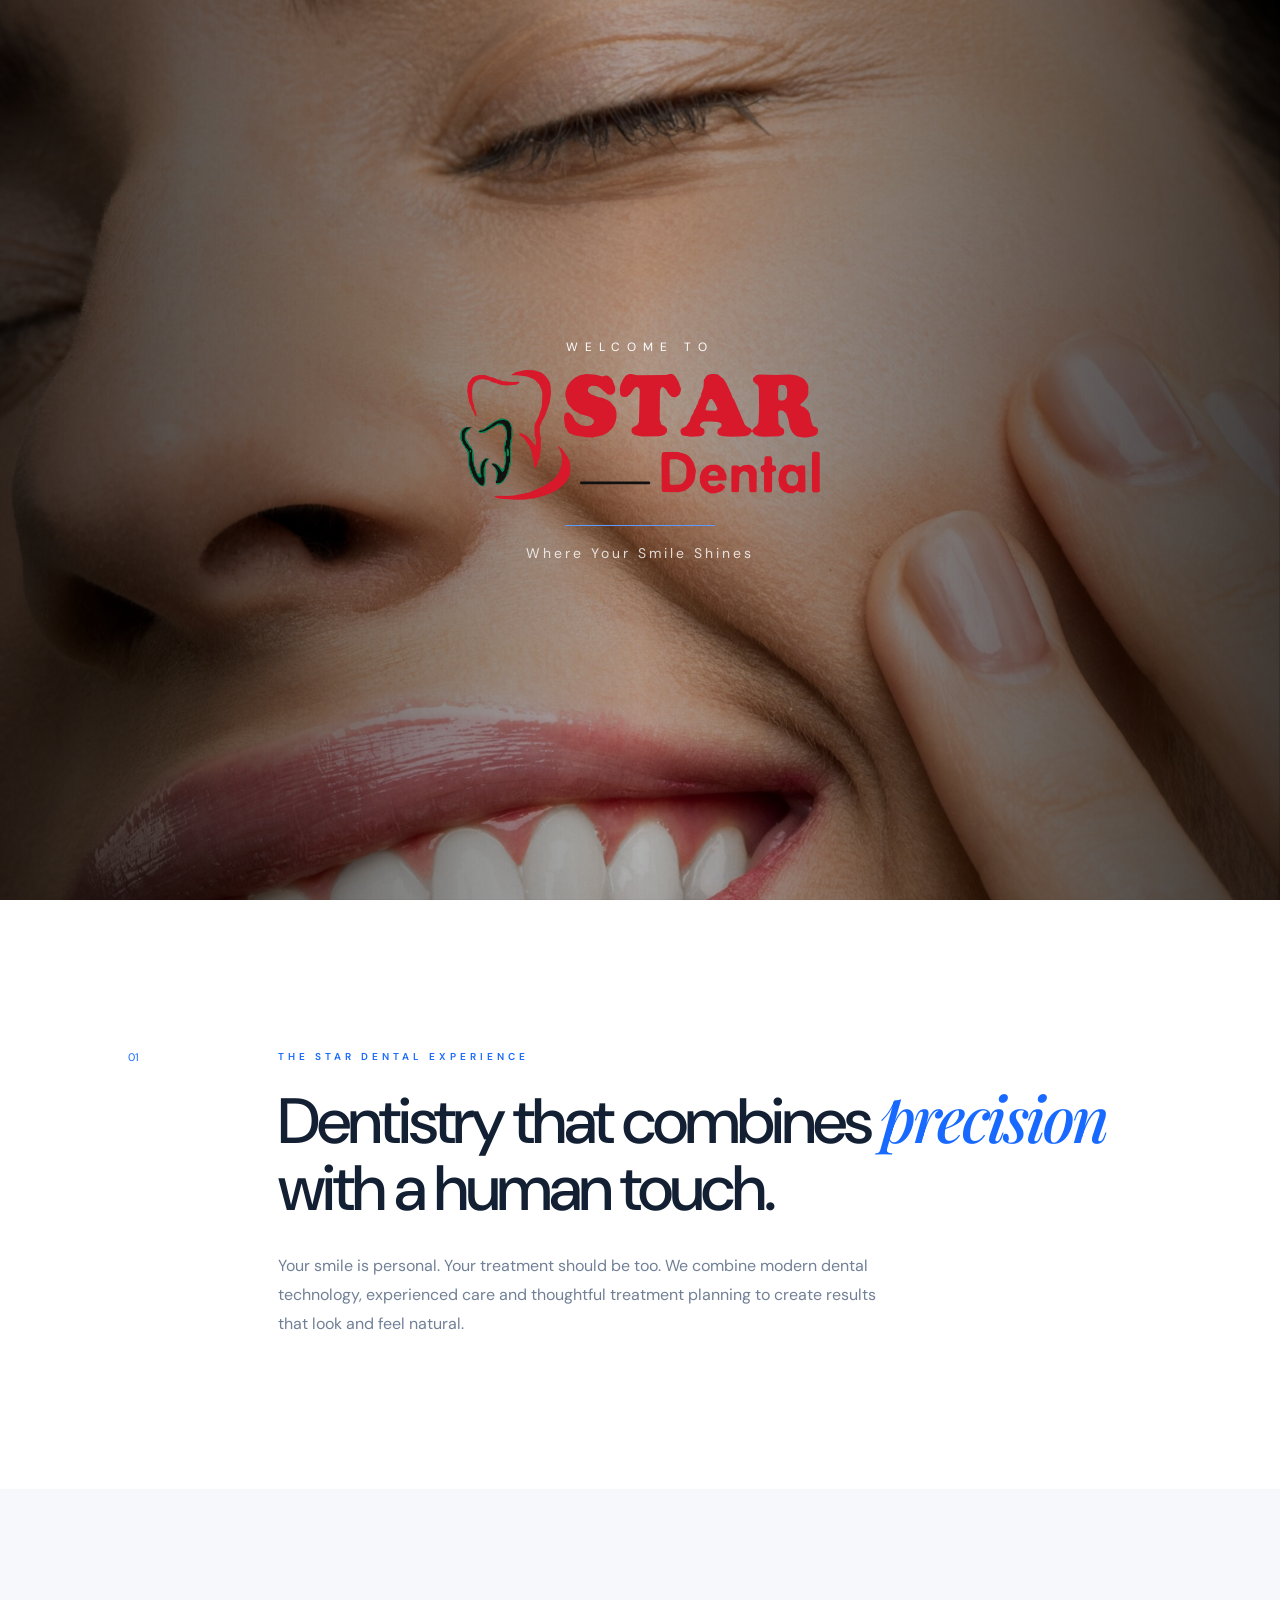
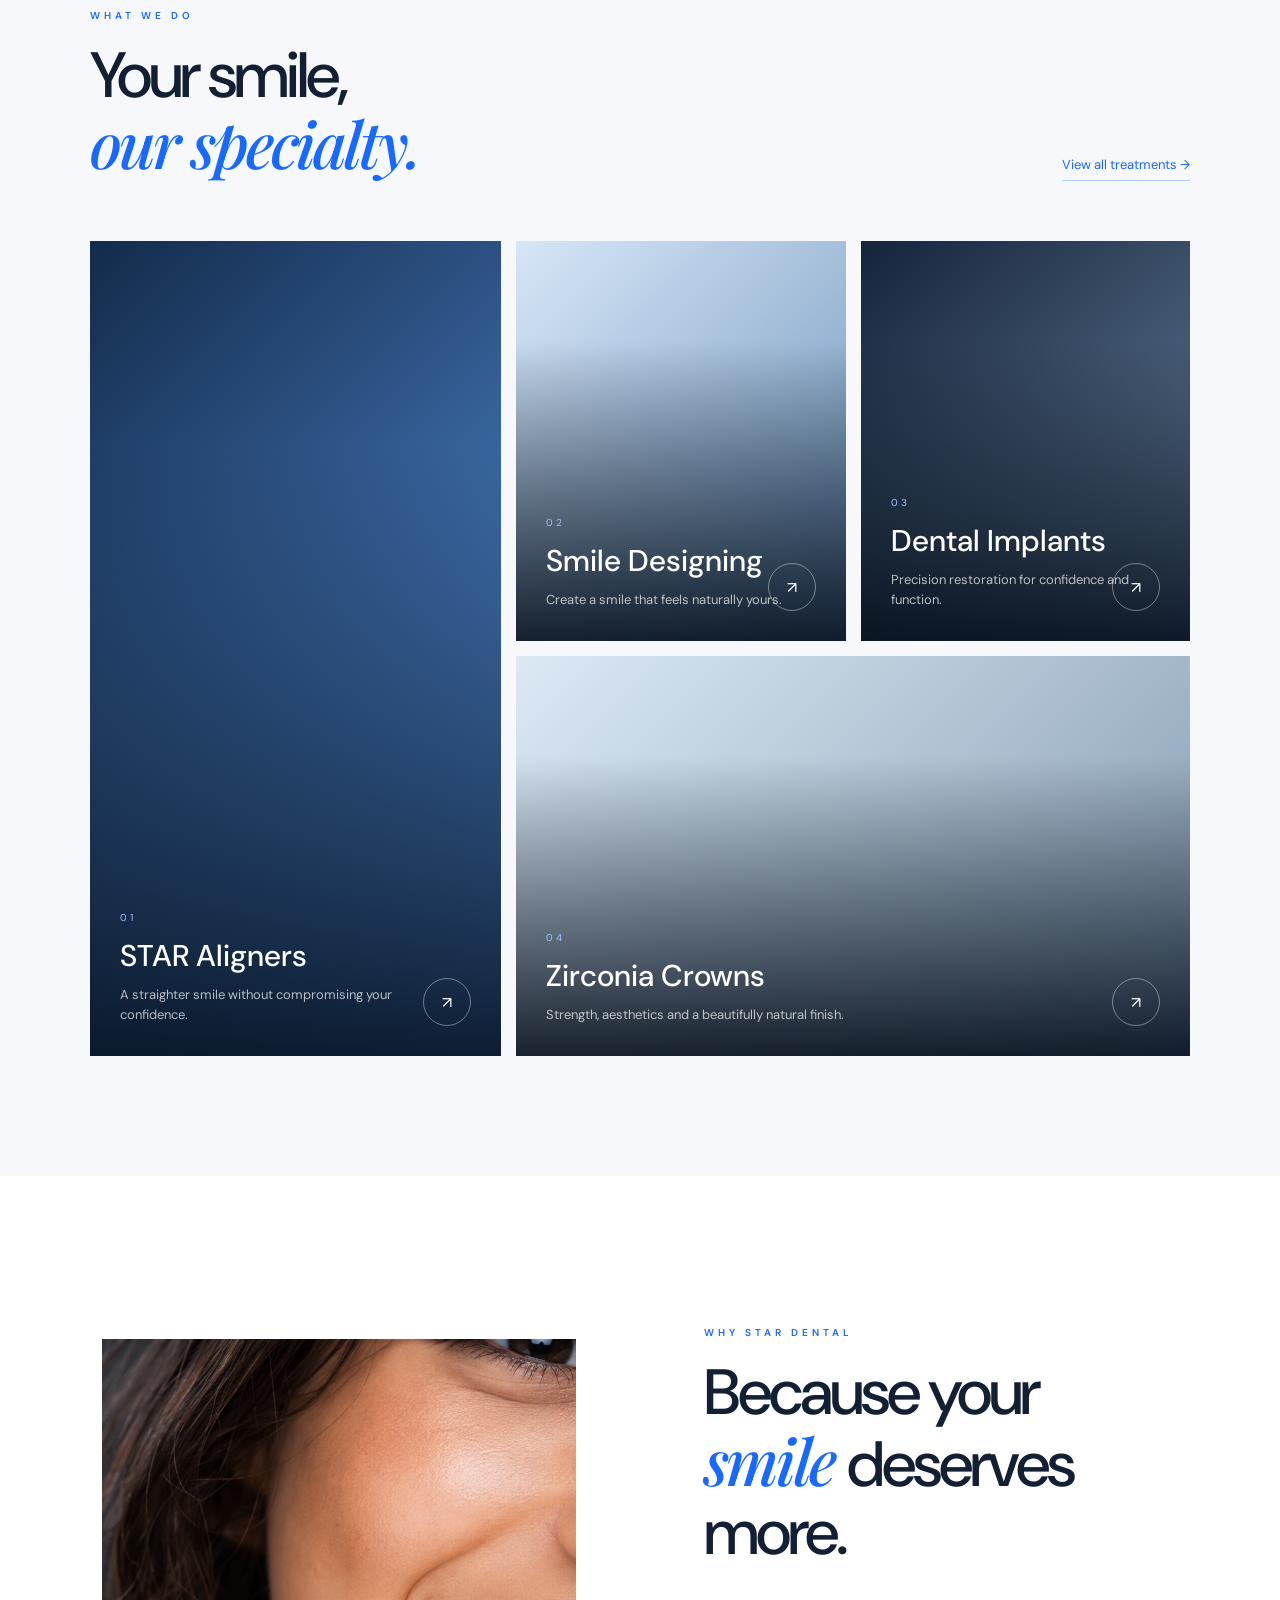
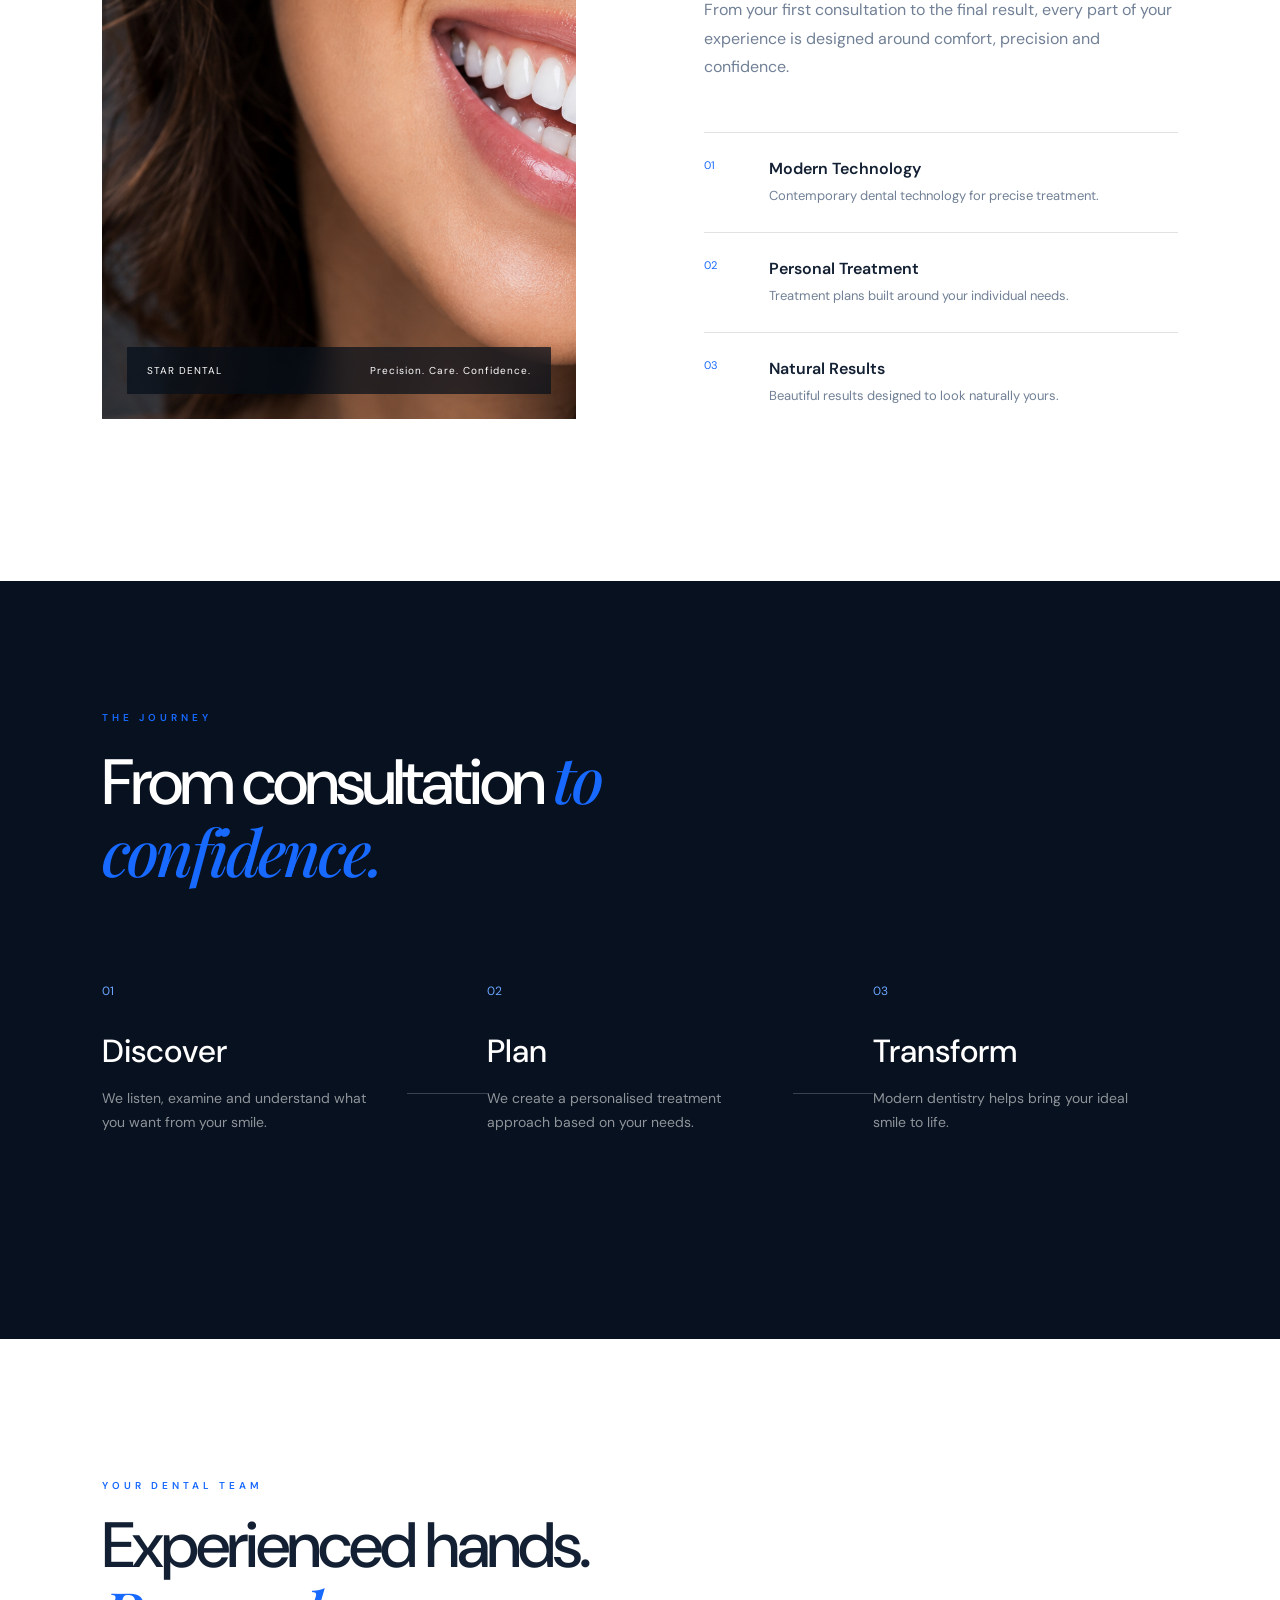
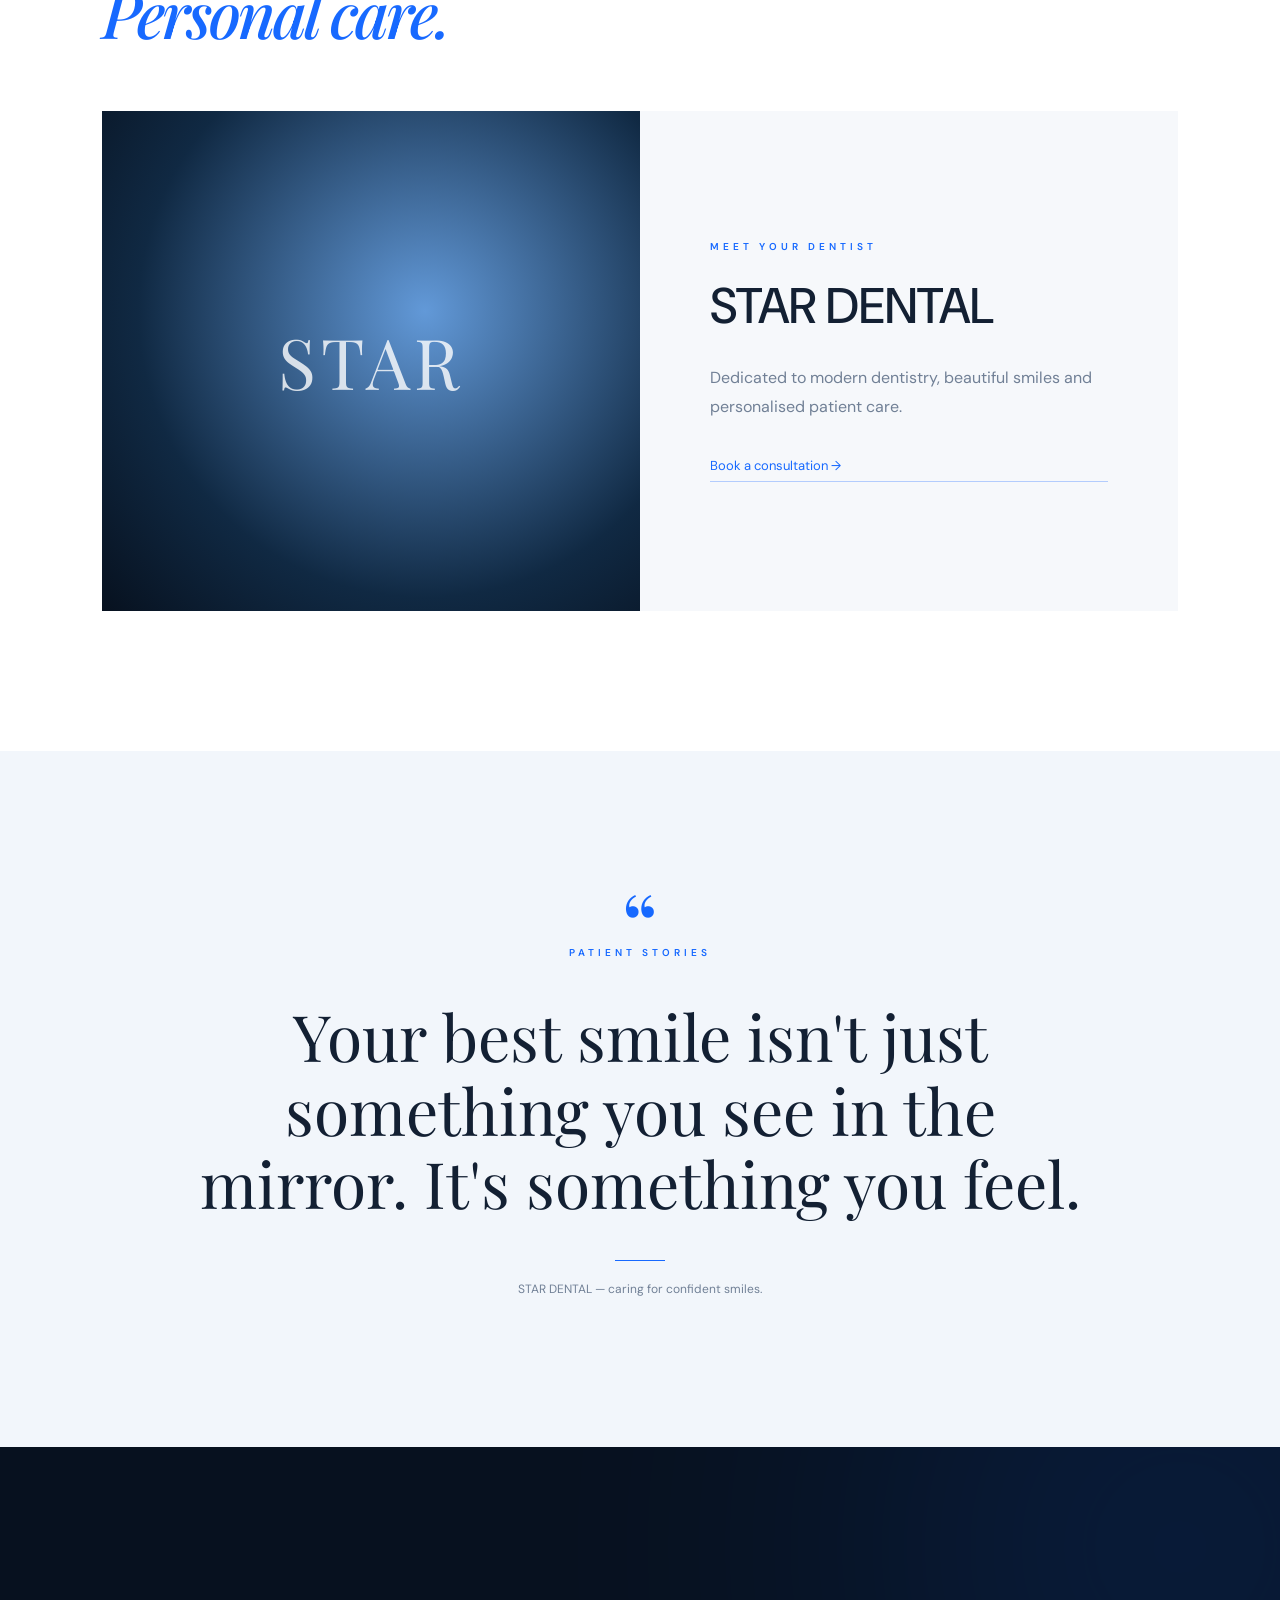
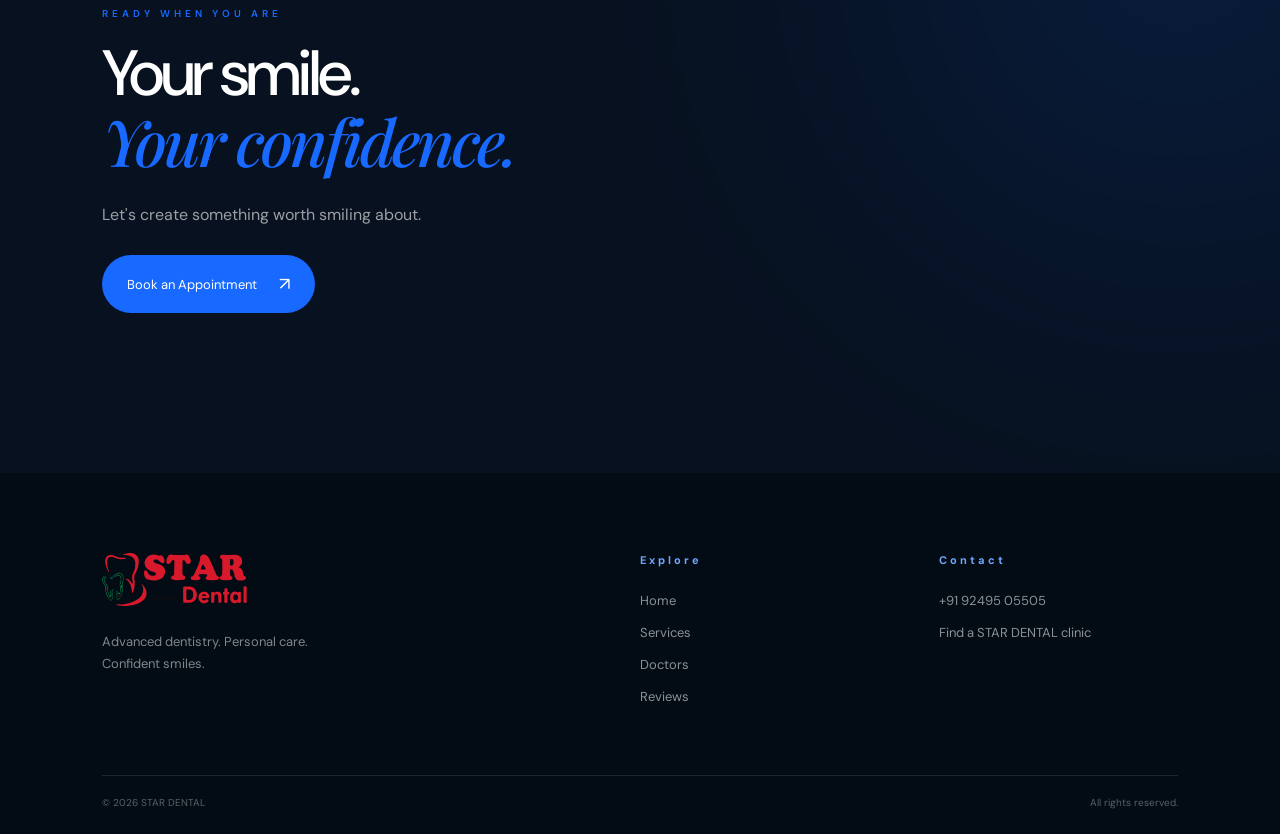
<file: index.html>
<!DOCTYPE html>
<html lang="en">
<head>
    <meta charset="UTF-8">
    <meta name="viewport" content="width=device-width, initial-scale=1.0">

    <title>STAR DENTAL | Advanced Dentistry & Smile Design</title>

    <meta
        name="description"
        content="STAR DENTAL — advanced dentistry, orthodontics, implants, crowns and smile designing."
    >

    <link rel="stylesheet" href="css/styles.css">
</head>

<body>

<!-- =========================================================
     INTRO / BRAND REVEAL
========================================================= -->

<div class="intro" id="intro">

    <div class="intro-image">
        <img
            src="images/beautiful-smile-5.jpg"
            alt="Beautiful confident smile"
        >
    </div>

    <div class="intro-overlay"></div>

    <div class="smile-glint"></div>

    <div class="intro-brand">

        <span class="intro-small">
            WELCOME TO
        </span>

        <img
            class="intro-logo"
            src="images/star-dental-logo-2.svg"
            alt="STAR Dental"
        >

        <div class="intro-line"></div>

        <p>
            Where Your Smile Shines
        </p>

    </div>

</div>


<!-- =========================================================
     NAVIGATION
========================================================= -->

<header class="site-header">

    <a href="index.html" class="logo">

        <img
            src="images/star-dental-logo-2.svg"
            alt="STAR Dental"
        >

    </a>


    <nav class="desktop-nav">

        <a href="index.html" class="active">
            Home
        </a>

        <a href="services.html">
            Services
        </a>

        <a href="#experience">
            Our Story
        </a>

        <a href="#doctors">
            Doctors
        </a>

        <a href="#reviews">
            Reviews
        </a>

        <a href="contact.html">
            Contact
        </a>

    </nav>


    <a href="contact.html" class="nav-button">

        Book Appointment

        <span>→</span>

    </a>


    <button
        class="menu-button"
        id="menuButton"
        aria-label="Open menu"
    >

        <span></span>
        <span></span>
        <span></span>

    </button>

</header>


<!-- =========================================================
     MOBILE MENU
========================================================= -->

<div class="mobile-menu" id="mobileMenu">

    <a href="index.html">
        Home
    </a>

    <a href="services.html">
        Services
    </a>

    <a href="#experience">
        Our Story
    </a>

    <a href="#doctors">
        Doctors
    </a>

    <a href="#reviews">
        Reviews
    </a>

    <a href="contact.html">
        Contact
    </a>

    <a href="contact.html" class="mobile-cta">
        Book Appointment →
    </a>

</div>


<main>


<!-- =========================================================
     HERO
========================================================= -->

<section class="hero">

    <div class="hero-background">

        <img
            src="images/beautiful-smile-5.jpg"
            alt="STAR DENTAL clinic"
        >

        <div class="hero-gradient"></div>

    </div>


    <div class="hero-content">

        <div class="hero-kicker">

            <span></span>

            ADVANCED DENTISTRY

        </div>


        <h1>

            A smile

            <em>worth</em>

            remembering.

        </h1>


        <p>

            Modern dentistry designed around you.
            From smile designing and aligners to implants
            and precision crowns.

        </p>


        <div class="hero-actions">

            <a
                href="contact.html"
                class="button-primary"
            >

                Book an Appointment

                <span>↗</span>

            </a>


            <a
                href="services.html"
                class="button-ghost"
            >

                Explore Treatments

                <span>→</span>

            </a>

        </div>

    </div>


    <div class="hero-scroll">

        <span></span>

        Scroll to explore

    </div>


    <div class="hero-location">

        <span>●</span>

        Serving patients across Kerala

    </div>

</section>


<!-- =========================================================
     INTRO STATEMENT
========================================================= -->

<section class="statement reveal">

    <div class="section-number">
        01
    </div>


    <div class="statement-content">

        <p class="eyebrow">
            THE STAR DENTAL EXPERIENCE
        </p>


        <h2>

            Dentistry that combines

            <span>
                precision
            </span>

            with

            a human touch.

        </h2>


        <p class="statement-copy">

            Your smile is personal.
            Your treatment should be too.
            We combine modern dental technology,
            experienced care and thoughtful treatment
            planning to create results that look
            and feel natural.

        </p>

    </div>

</section>


<!-- =========================================================
     SERVICES
========================================================= -->

<section
    class="services-section"
    id="services"
>

    <div class="section-heading reveal">

        <div>

            <p class="eyebrow">
                WHAT WE DO
            </p>


            <h2>

                Your smile,

                <br>

                <span>
                    our specialty.
                </span>

            </h2>

        </div>


        <a
            href="services.html"
            class="text-link"
        >

            View all treatments →

        </a>

    </div>


    <div class="service-grid">


        <a
            href="services.html#aligners"
            class="service-card service-large reveal"
        >

            <div class="service-image aligner-image"></div>

            <div class="service-overlay"></div>


            <div class="service-content">

                <span class="service-number">
                    01
                </span>


                <h3>
                    STAR Aligners
                </h3>


                <p>

                    A straighter smile without
                    compromising your confidence.

                </p>


                <span class="service-arrow">
                    ↗
                </span>

            </div>

        </a>


        <a
            href="services.html#smile-design"
            class="service-card reveal"
        >

            <div class="service-image smile-image"></div>

            <div class="service-overlay"></div>


            <div class="service-content">

                <span class="service-number">
                    02
                </span>


                <h3>
                    Smile Designing
                </h3>


                <p>

                    Create a smile that feels
                    naturally yours.

                </p>


                <span class="service-arrow">
                    ↗
                </span>

            </div>

        </a>


        <a
            href="services.html#implants"
            class="service-card reveal"
        >

            <div class="service-image implant-image"></div>

            <div class="service-overlay"></div>


            <div class="service-content">

                <span class="service-number">
                    03
                </span>


                <h3>
                    Dental Implants
                </h3>


                <p>

                    Precision restoration for
                    confidence and function.

                </p>


                <span class="service-arrow">
                    ↗
                </span>

            </div>

        </a>


        <a
            href="services.html#crowns"
            class="service-card service-wide reveal"
        >

            <div class="service-image crown-image"></div>

            <div class="service-overlay"></div>


            <div class="service-content">

                <span class="service-number">
                    04
                </span>


                <h3>
                    Zirconia Crowns
                </h3>


                <p>

                    Strength, aesthetics and
                    a beautifully natural finish.

                </p>


                <span class="service-arrow">
                    ↗
                </span>

            </div>

        </a>

    </div>

</section>


<!-- =========================================================
     EXPERIENCE
========================================================= -->

<section
    class="experience"
    id="experience"
>


    <div class="experience-image reveal">

        <img
            src="images/hero-smile.png"
            alt="Confident patient smiling"
        >


        <div class="image-caption">

            <span>
                STAR DENTAL
            </span>

            <span>
                Precision. Care. Confidence.
            </span>

        </div>

    </div>


    <div class="experience-content reveal">

        <p class="eyebrow">
            WHY STAR DENTAL
        </p>


        <h2>

            Because your

            <span>
                smile
            </span>

            deserves more.

        </h2>


        <p>

            From your first consultation to the final result,
            every part of your experience is designed around
            comfort, precision and confidence.

        </p>


        <div class="experience-list">


            <div class="experience-item">

                <span>
                    01
                </span>


                <div>

                    <h3>
                        Modern Technology
                    </h3>

                    <p>
                        Contemporary dental technology
                        for precise treatment.
                    </p>

                </div>

            </div>


            <div class="experience-item">

                <span>
                    02
                </span>


                <div>

                    <h3>
                        Personal Treatment
                    </h3>

                    <p>
                        Treatment plans built around
                        your individual needs.
                    </p>

                </div>

            </div>


            <div class="experience-item">

                <span>
                    03
                </span>


                <div>

                    <h3>
                        Natural Results
                    </h3>

                    <p>
                        Beautiful results designed
                        to look naturally yours.
                    </p>

                </div>

            </div>

        </div>

    </div>

</section>


<!-- =========================================================
     SMILE JOURNEY
========================================================= -->

<section class="journey">


    <div class="journey-header reveal">

        <p class="eyebrow">
            THE JOURNEY
        </p>


        <h2>

            From consultation

            <span>
                to confidence.
            </span>

        </h2>

    </div>


    <div class="journey-track">


        <div class="journey-item reveal">

            <span class="journey-number">
                01
            </span>


            <h3>
                Discover
            </h3>


            <p>

                We listen, examine and understand
                what you want from your smile.

            </p>

        </div>


        <div class="journey-line"></div>


        <div class="journey-item reveal">

            <span class="journey-number">
                02
            </span>


            <h3>
                Plan
            </h3>


            <p>

                We create a personalised treatment
                approach based on your needs.

            </p>

        </div>


        <div class="journey-line"></div>


        <div class="journey-item reveal">

            <span class="journey-number">
                03
            </span>


            <h3>
                Transform
            </h3>


            <p>

                Modern dentistry helps bring
                your ideal smile to life.

            </p>

        </div>

    </div>

</section>


<!-- =========================================================
     DOCTORS
========================================================= -->

<section
    class="doctors"
    id="doctors"
>


    <div class="section-heading reveal">

        <div>

            <p class="eyebrow">
                YOUR DENTAL TEAM
            </p>


            <h2>

                Experienced hands.

                <br>

                <span>
                    Personal care.
                </span>

            </h2>

        </div>

    </div>


    <div class="doctor-card reveal">


        <div class="doctor-placeholder">

            <div class="doctor-mark">
                STAR
            </div>

        </div>


        <div class="doctor-info">

            <p class="eyebrow">
                MEET YOUR DENTIST
            </p>


            <h3>
                STAR DENTAL
            </h3>


            <p>

                Dedicated to modern dentistry,
                beautiful smiles and personalised
                patient care.

            </p>


            <a
                href="contact.html"
                class="text-link"
            >

                Book a consultation →

            </a>

        </div>

    </div>

</section>


<!-- =========================================================
     TESTIMONIAL
========================================================= -->

<section
    class="testimonial"
    id="reviews"
>


    <div class="quote-mark">
        “
    </div>


    <p class="eyebrow">
        PATIENT STORIES
    </p>


    <blockquote>

        Your best smile isn't just something
        you see in the mirror.
        It's something you feel.

    </blockquote>


    <div class="testimonial-line"></div>


    <p class="testimonial-note">

        STAR DENTAL — caring for confident smiles.

    </p>

</section>


<!-- =========================================================
     CTA
========================================================= -->

<section class="final-cta">

    <div class="cta-glow"></div>


    <div class="cta-content reveal">

        <p class="eyebrow">
            READY WHEN YOU ARE
        </p>


        <h2>

            Your smile.

            <br>

            <span>
                Your confidence.
            </span>

        </h2>


        <p>
            Let's create something worth smiling about.
        </p>


        <a
            href="contact.html"
            class="button-primary"
        >

            Book an Appointment

            <span>
                ↗
            </span>

        </a>

    </div>

</section>

</main>


<!-- =========================================================
     FOOTER
========================================================= -->

<footer class="footer">


    <div class="footer-top">


        <div class="footer-brand">


            <a
                href="index.html"
                class="logo footer-logo"
            >

                <img
                    src="images/star-dental-logo-2.svg"
                    alt="STAR Dental"
                >

            </a>


            <p>

                Advanced dentistry.
                Personal care.
                Confident smiles.

            </p>

        </div>


        <div class="footer-column">

            <h4>
                Explore
            </h4>


            <a href="index.html">
                Home
            </a>

            <a href="services.html">
                Services
            </a>

            <a href="#doctors">
                Doctors
            </a>

            <a href="#reviews">
                Reviews
            </a>

        </div>


        <div class="footer-column">

            <h4>
                Contact
            </h4>


            <a href="tel:+919249505505">
                +91 92495 05505
            </a>


            <a href="contact.html">
                Find a STAR DENTAL clinic
            </a>

        </div>

    </div>


    <div class="footer-bottom">

        <span>

            © <span id="year"></span>
            STAR DENTAL

        </span>


        <span>
            All rights reserved.
        </span>

    </div>

</footer>


<script src="js/script.js"></script>

</body>
    </html>
</file>
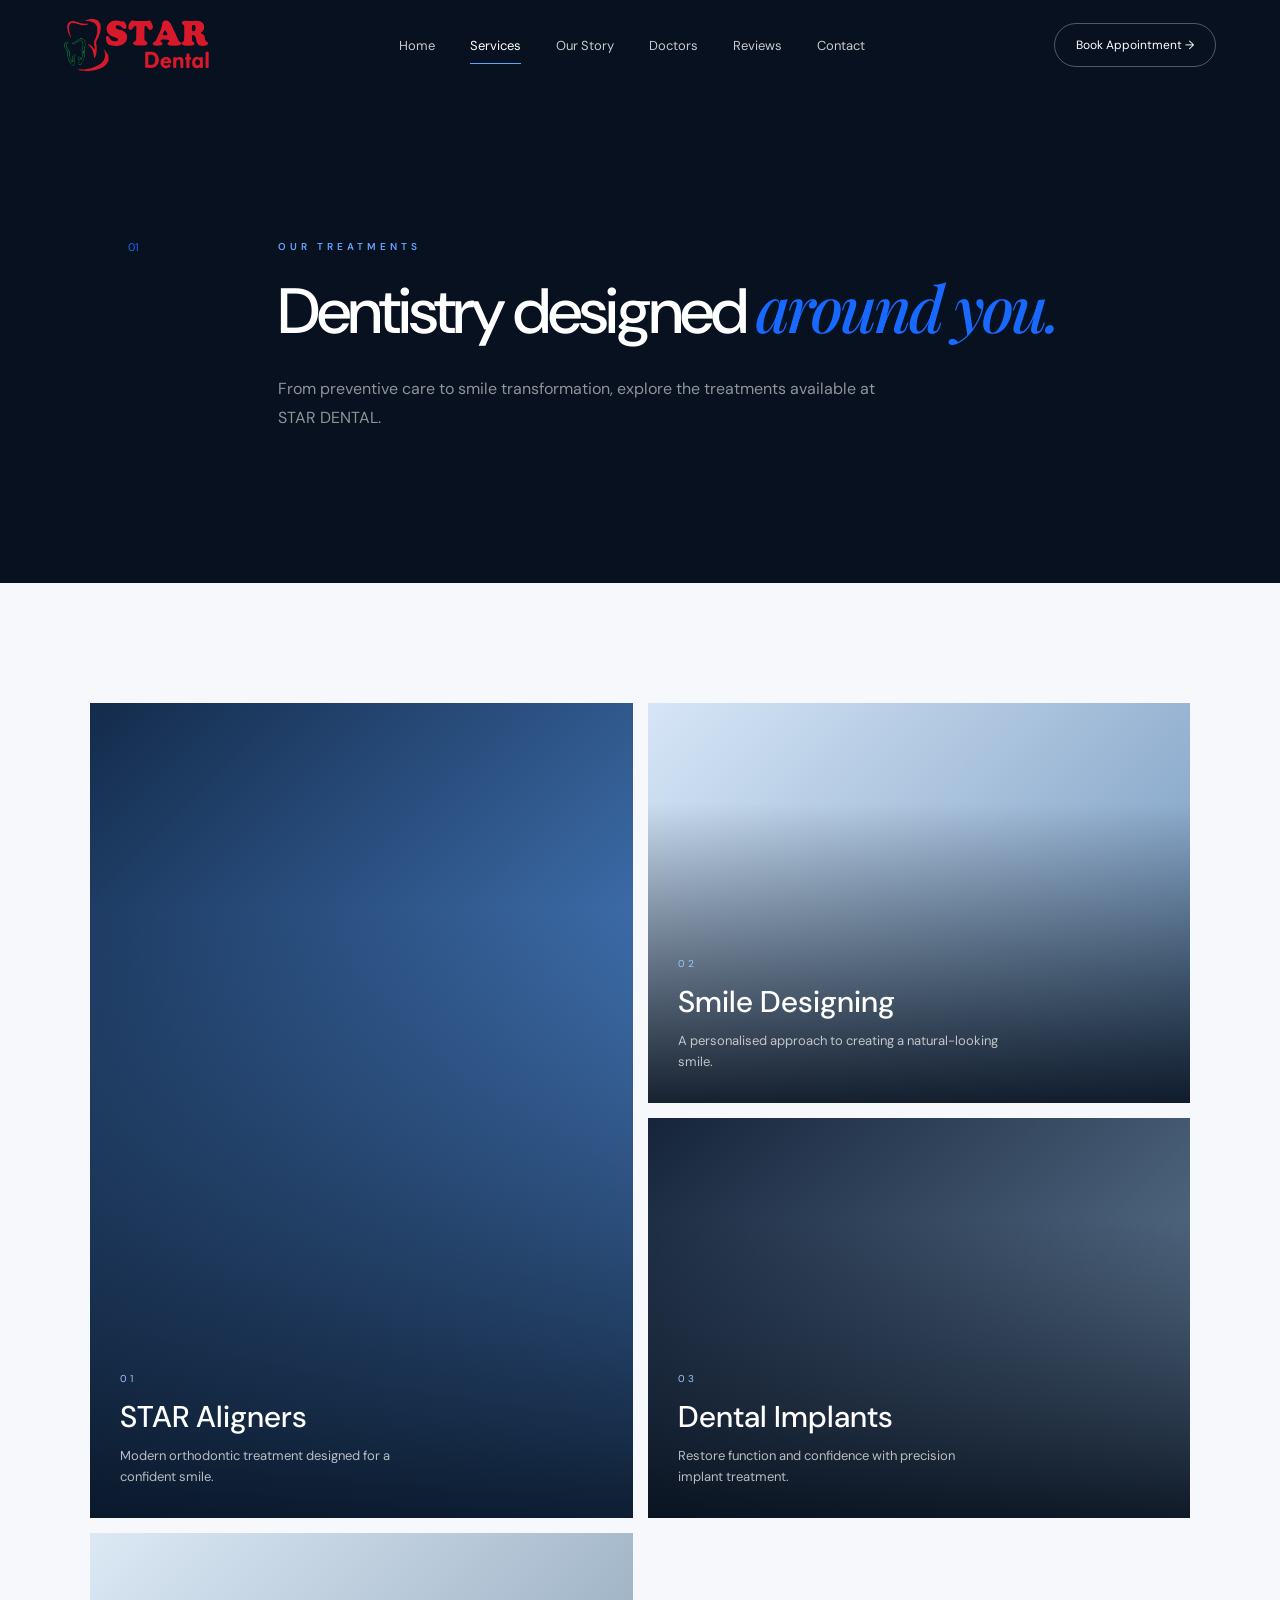
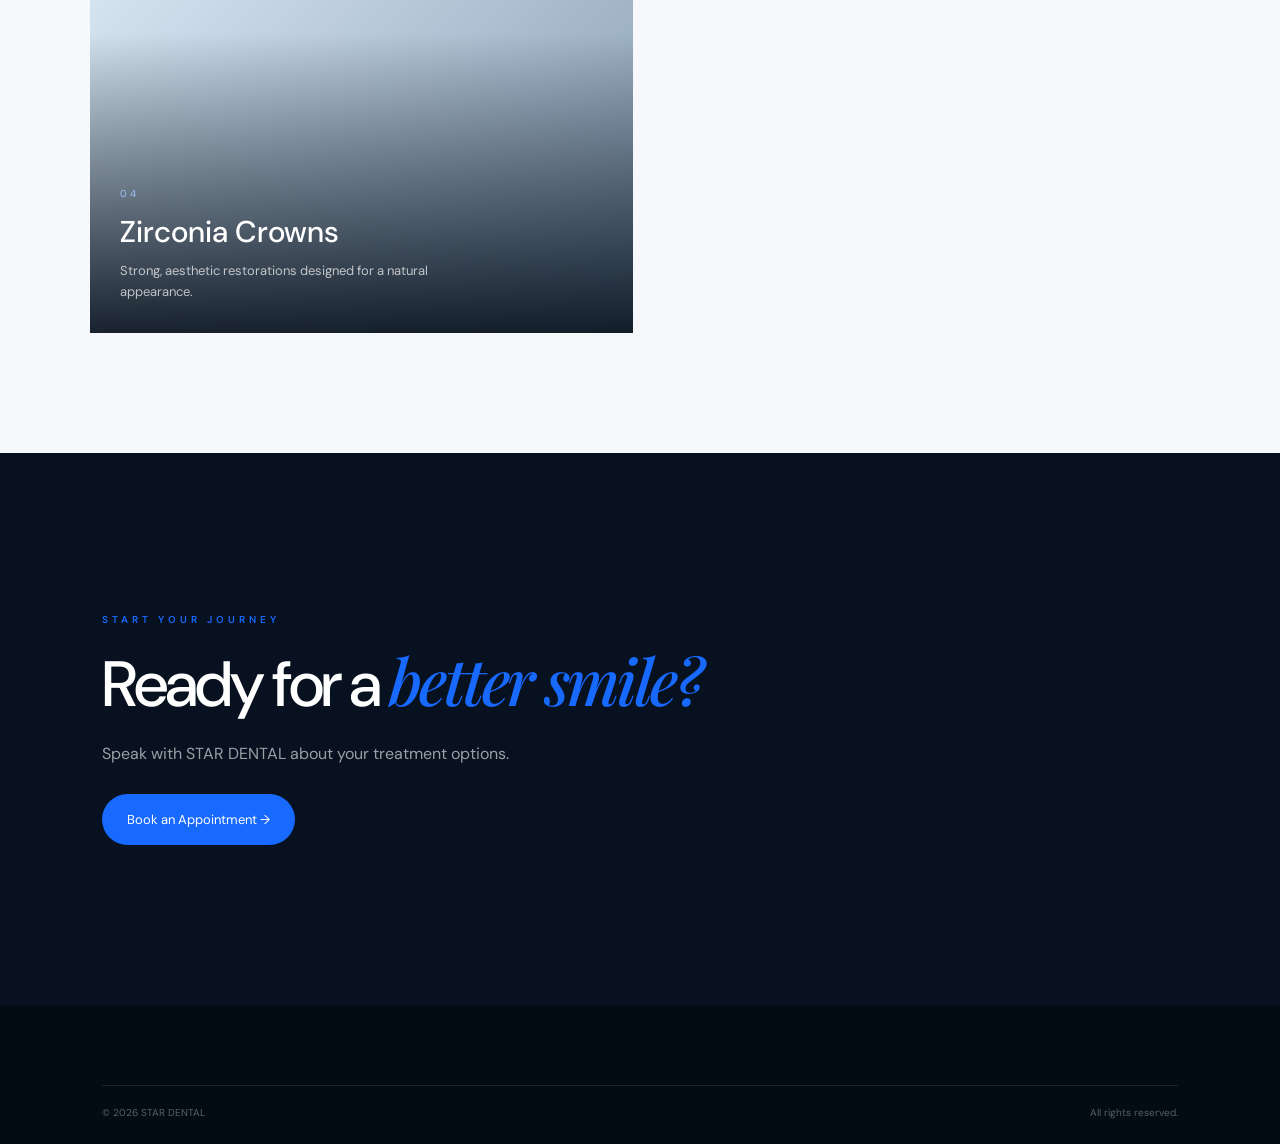
<file: contact.html>
<!DOCTYPE html>
<html lang="en">
<head>

    <meta charset="UTF-8">

    <meta
        name="viewport"
        content="width=device-width, initial-scale=1.0"
    >

    <title>Services | STAR DENTAL</title>

    <link rel="stylesheet" href="css/styles.css">

</head>

<body>

<header
    class="site-header"
    style="background:#07111f; position:relative;"
>

    <!-- STAR DENTAL LOGO -->

    <a href="index.html" class="logo">

        <img
            src="images/star-dental-logo-2.svg"
            alt="STAR Dental"
        >

    </a>


    <nav class="desktop-nav">

        <a href="index.html">Home</a>

        <a
            href="services.html"
            class="active"
        >
            Services
        </a>

        <a href="index.html#experience">
            Our Story
        </a>

        <a href="index.html#doctors">
            Doctors
        </a>

        <a href="index.html#reviews">
            Reviews
        </a>

        <a href="contact.html">
            Contact
        </a>

    </nav>


    <a
        href="contact.html"
        class="nav-button"
    >
        Book Appointment →
    </a>

</header>


<main>

<section
    class="statement"
    style="background:#07111f; color:white;"
>

    <div class="section-number">
        01
    </div>

    <div class="statement-content">

        <p
            class="eyebrow"
            style="color:#63a3ff;"
        >
            OUR TREATMENTS
        </p>

        <h2>
            Dentistry designed
            <span>around you.</span>
        </h2>

        <p
            class="statement-copy"
            style="color:rgba(255,255,255,.55);"
        >
            From preventive care to smile transformation,
            explore the treatments available at STAR DENTAL.
        </p>

    </div>

</section>


<section class="services-section">

    <div
        class="service-grid"
        style="grid-template-columns:1fr 1fr;"
    >

        <article
            class="service-card service-large"
            id="aligners"
        >

            <div class="service-image aligner-image"></div>

            <div class="service-overlay"></div>

            <div class="service-content">

                <span class="service-number">
                    01
                </span>

                <h3>
                    STAR Aligners
                </h3>

                <p>
                    Modern orthodontic treatment
                    designed for a confident smile.
                </p>

            </div>

        </article>


        <article
            class="service-card"
            id="smile-design"
        >

            <div class="service-image smile-image"></div>

            <div class="service-overlay"></div>

            <div class="service-content">

                <span class="service-number">
                    02
                </span>

                <h3>
                    Smile Designing
                </h3>

                <p>
                    A personalised approach to
                    creating a natural-looking smile.
                </p>

            </div>

        </article>


        <article
            class="service-card"
            id="implants"
        >

            <div class="service-image implant-image"></div>

            <div class="service-overlay"></div>

            <div class="service-content">

                <span class="service-number">
                    03
                </span>

                <h3>
                    Dental Implants
                </h3>

                <p>
                    Restore function and confidence
                    with precision implant treatment.
                </p>

            </div>

        </article>


        <article
            class="service-card"
            id="crowns"
        >

            <div class="service-image crown-image"></div>

            <div class="service-overlay"></div>

            <div class="service-content">

                <span class="service-number">
                    04
                </span>

                <h3>
                    Zirconia Crowns
                </h3>

                <p>
                    Strong, aesthetic restorations
                    designed for a natural appearance.
                </p>

            </div>

        </article>

    </div>

</section>


<section class="final-cta">

    <div class="cta-content">

        <p class="eyebrow">
            START YOUR JOURNEY
        </p>

        <h2>
            Ready for a
            <span>better smile?</span>
        </h2>

        <p>
            Speak with STAR DENTAL about your
            treatment options.
        </p>

        <a
            href="contact.html"
            class="button-primary"
        >
            Book an Appointment →
        </a>

    </div>

</section>

</main>


<footer class="footer">

    <div class="footer-bottom">

        <span>
            © <span id="year"></span> STAR DENTAL
        </span>

        <span>
            All rights reserved.
        </span>

    </div>

</footer>


<script src="js/script.js"></script>

</body>
</html>
</file>
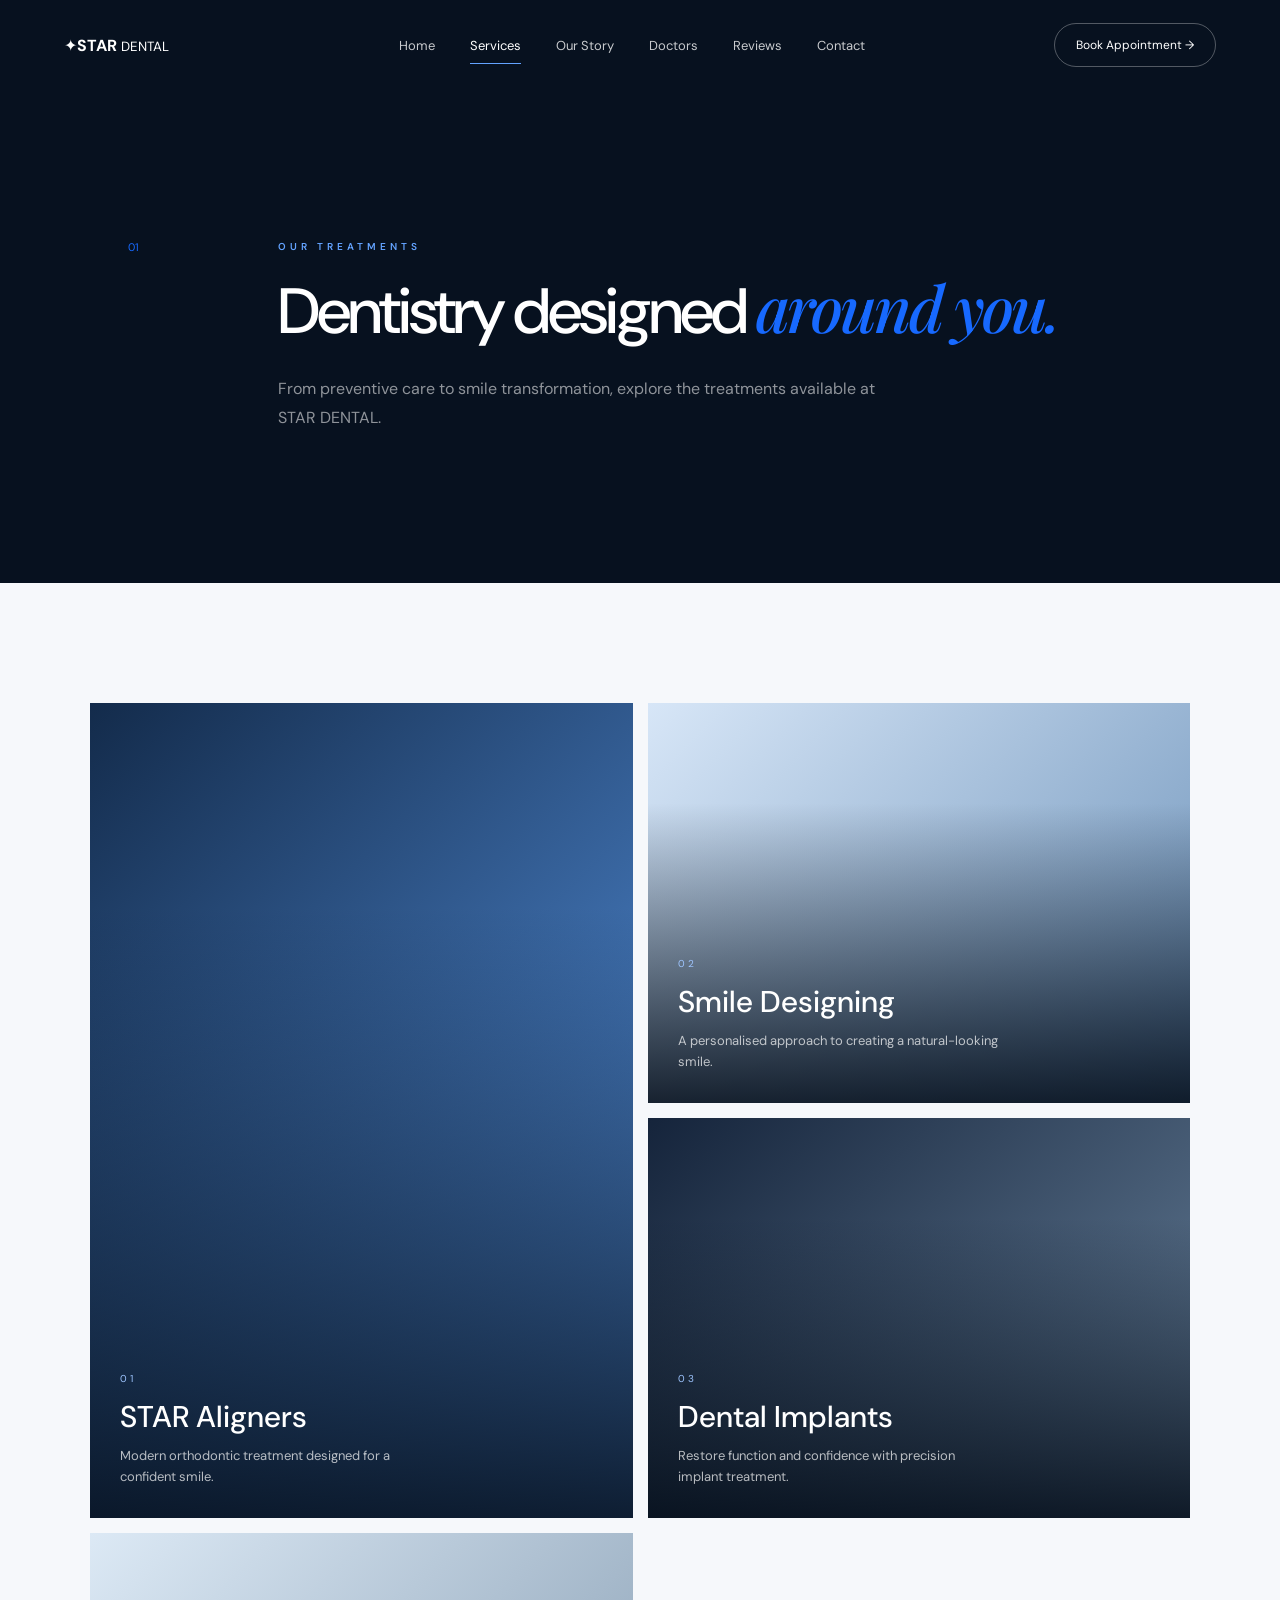
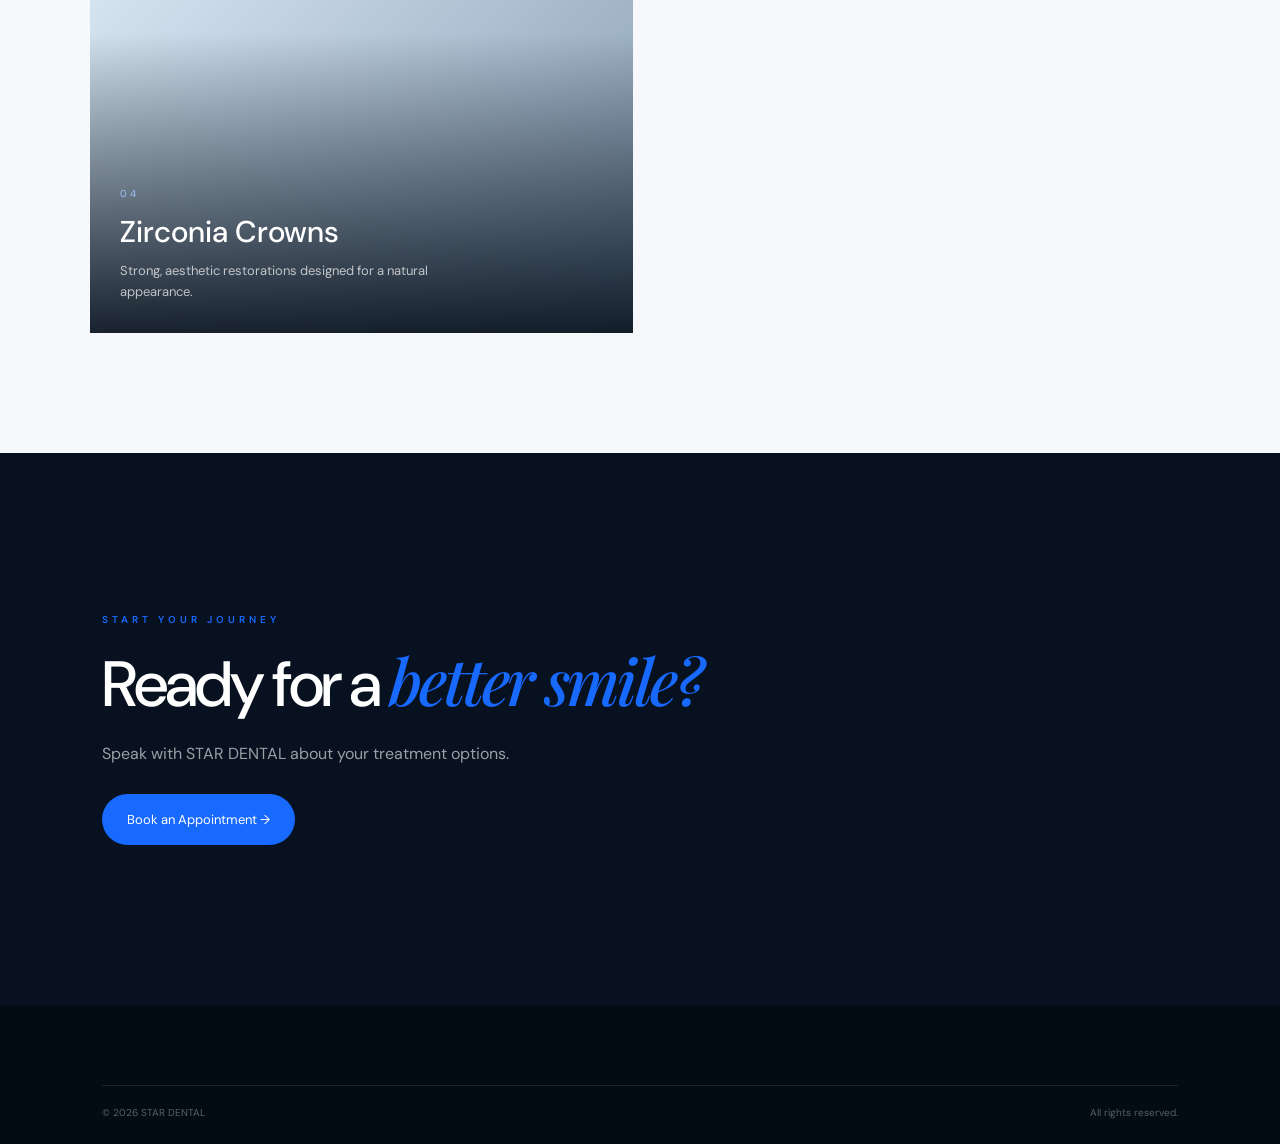
<file: services.html>
<!DOCTYPE html>
<html lang="en">
<head>

    <meta charset="UTF-8">

    <meta
        name="viewport"
        content="width=device-width, initial-scale=1.0"
    >

    <title>Services | STAR DENTAL</title>

    <link rel="stylesheet" href="css/styles.css">

</head>

<body>

<header
    class="site-header"
    style="background:#07111f; position:relative;"
>

    <a href="index.html" class="logo">

        <span class="logo-star">✦</span>

        <span>
            <strong>STAR</strong>
            <small>DENTAL</small>
        </span>

    </a>


    <nav class="desktop-nav">

        <a href="index.html">Home</a>

        <a
            href="services.html"
            class="active"
        >
            Services
        </a>

        <a href="index.html#experience">
            Our Story
        </a>

        <a href="index.html#doctors">
            Doctors
        </a>

        <a href="index.html#reviews">
            Reviews
        </a>

        <a href="contact.html">
            Contact
        </a>

    </nav>


    <a
        href="contact.html"
        class="nav-button"
    >
        Book Appointment →
    </a>

</header>


<main>

<section
    class="statement"
    style="background:#07111f; color:white;"
>

    <div class="section-number">
        01
    </div>

    <div class="statement-content">

        <p
            class="eyebrow"
            style="color:#63a3ff;"
        >
            OUR TREATMENTS
        </p>

        <h2>
            Dentistry designed
            <span>around you.</span>
        </h2>

        <p
            class="statement-copy"
            style="color:rgba(255,255,255,.55);"
        >
            From preventive care to smile transformation,
            explore the treatments available at STAR DENTAL.
        </p>

    </div>

</section>


<section class="services-section">

    <div
        class="service-grid"
        style="grid-template-columns:1fr 1fr;"
    >

        <article
            class="service-card service-large"
            id="aligners"
        >

            <div class="service-image aligner-image"></div>

            <div class="service-overlay"></div>

            <div class="service-content">

                <span class="service-number">
                    01
                </span>

                <h3>
                    STAR Aligners
                </h3>

                <p>
                    Modern orthodontic treatment
                    designed for a confident smile.
                </p>

            </div>

        </article>


        <article
            class="service-card"
            id="smile-design"
        >

            <div class="service-image smile-image"></div>

            <div class="service-overlay"></div>

            <div class="service-content">

                <span class="service-number">
                    02
                </span>

                <h3>
                    Smile Designing
                </h3>

                <p>
                    A personalised approach to
                    creating a natural-looking smile.
                </p>

            </div>

        </article>


        <article
            class="service-card"
            id="implants"
        >

            <div class="service-image implant-image"></div>

            <div class="service-overlay"></div>

            <div class="service-content">

                <span class="service-number">
                    03
                </span>

                <h3>
                    Dental Implants
                </h3>

                <p>
                    Restore function and confidence
                    with precision implant treatment.
                </p>

            </div>

        </article>


        <article
            class="service-card"
            id="crowns"
        >

            <div class="service-image crown-image"></div>

            <div class="service-overlay"></div>

            <div class="service-content">

                <span class="service-number">
                    04
                </span>

                <h3>
                    Zirconia Crowns
                </h3>

                <p>
                    Strong, aesthetic restorations
                    designed for a natural appearance.
                </p>

            </div>

        </article>

    </div>

</section>


<section class="final-cta">

    <div class="cta-content">

        <p class="eyebrow">
            START YOUR JOURNEY
        </p>

        <h2>
            Ready for a
            <span>better smile?</span>
        </h2>

        <p>
            Speak with STAR DENTAL about your
            treatment options.
        </p>

        <a
            href="contact.html"
            class="button-primary"
        >
            Book an Appointment →
        </a>

    </div>

</section>

</main>


<footer class="footer">

    <div class="footer-bottom">

        <span>
            © <span id="year"></span> STAR DENTAL
        </span>

        <span>
            All rights reserved.
        </span>

    </div>

</footer>


<script src="js/script.js"></script>

</body>
</html>
</file>
<file: css/styles.css>
@import url('https://fonts.googleapis.com/css2?family=DM+Sans:wght@400;500;600;700&family=Playfair+Display:ital,wght@0,500;0,600;1,500;1,600&display=swap');

:root {
    --navy: #07111f;
    --navy-2: #0b1b2f;
    --blue: #1769ff;
    --blue-light: #62a0ff;
    --white: #ffffff;
    --off-white: #f6f8fb;
    --text: #132033;
    --muted: #718096;
    --line: rgba(7, 17, 31, .12);
    --serif: "Playfair Display", serif;
    --sans: "DM Sans", sans-serif;
}

* {
    margin: 0;
    padding: 0;
    box-sizing: border-box;
}

html {
    scroll-behavior: smooth;
}

body {
    font-family: var(--sans);
    color: var(--text);
    background: var(--white);
    overflow-x: hidden;
}

a {
    text-decoration: none;
    color: inherit;
}

button {
    font-family: inherit;
}

img {
    max-width: 100%;
}


/* =========================================================
   INTRO / BRAND REVEAL
========================================================= */

.intro {
    position: fixed;
    inset: 0;
    z-index: 9999;
    background: #03070c;
    overflow: hidden;
    display: flex;
    align-items: center;
    justify-content: center;
}

.intro-image {
    position: absolute;
    inset: 0;
}

.intro-image img {
    width: 100%;
    height: 100%;
    object-fit: cover;
    opacity: 0;
    transform: scale(1.08);
    animation: introImage 3.8s ease forwards;
}

.intro-overlay {
    position: absolute;
    inset: 0;
    background:
        linear-gradient(
            90deg,
            rgba(0,0,0,.75),
            rgba(0,0,0,.22),
            rgba(0,0,0,.72)
        );
}

.intro-brand {
    position: relative;
    z-index: 4;
    text-align: center;
    color: white;
    opacity: 0;
    transform: translateY(25px);
    animation: brandReveal 1.2s 1.6s ease forwards;
}

.intro-small {
    display: block;
    font-size: 12px;
    letter-spacing: 7px;
    margin-bottom: 15px;
}


/* =========================================================
   REAL STAR DENTAL INTRO LOGO
========================================================= */

.intro-logo {
    display: block;
    width: min(360px, 65vw);
    height: auto;
    margin: 10px auto 0;
    opacity: 0;
    transform: scale(.92);
    animation: introLogoReveal 1.2s 1.6s ease forwards;
}

@keyframes introLogoReveal {
    0% {
        opacity: 0;
        transform: scale(.92);
    }

    60% {
        opacity: 1;
        transform: scale(1.03);
    }

    100% {
        opacity: 1;
        transform: scale(1);
    }
}


/* =========================================================
   INTRO LINE + TAGLINE
========================================================= */

.intro-line {
    height: 1px;
    width: 0;
    background: #5d9cff;
    margin: 25px auto 18px;
    animation: lineReveal 1s 2.8s ease forwards;
}

.intro-brand p {
    font-size: 14px;
    letter-spacing: 3px;
    opacity: .8;
}


/* =========================================================
   SMILE GLINT
========================================================= */

.smile-glint {
    position: absolute;
    width: 10px;
    height: 10px;
    background: white;
    border-radius: 50%;
    box-shadow:
        0 0 10px white,
        0 0 35px #5e9fff,
        0 0 80px #1769ff;
    left: 42%;
    top: 57%;
    opacity: 0;
    z-index: 5;
    animation: glint 1.2s 1.8s ease forwards;
}


/* =========================================================
   INTRO ANIMATIONS
========================================================= */

@keyframes introImage {
    to {
        opacity: .9;
        transform: scale(1);
    }
}

@keyframes brandReveal {
    to {
        opacity: 1;
        transform: translateY(0);
    }
}

@keyframes lineReveal {
    to {
        width: 150px;
    }
}

@keyframes glint {
    0% {
        opacity: 0;
        transform: scale(.2);
    }

    35% {
        opacity: 1;
        transform: scale(1);
    }

    100% {
        opacity: 0;
        transform: translateX(180px) scale(2);
    }
}

.intro.hide {
    animation: introOut 1s ease forwards;
    pointer-events: none;
}

@keyframes introOut {
    to {
        opacity: 0;
        visibility: hidden;
    }
}


/* =========================================================
   HEADER
========================================================= */

.site-header {
    position: absolute;
    top: 0;
    left: 0;
    right: 0;
    z-index: 100;
    height: 90px;
    padding: 0 5vw;
    display: flex;
    align-items: center;
    justify-content: space-between;
    color: white;
}


/* =========================================================
   REAL STAR DENTAL HEADER LOGO
========================================================= */

.logo {
    display: flex;
    align-items: center;
    width: 145px;
    flex-shrink: 0;
}

.logo img {
    display: block;
    width: 145px;
    height: auto;
    max-height: 55px;
    object-fit: contain;
}


/* =========================================================
   DESKTOP NAVIGATION
========================================================= */

.desktop-nav {
    display: flex;
    gap: 35px;
}

.desktop-nav a {
    position: relative;
    font-size: 13px;
    opacity: .78;
    transition: .3s;
}

.desktop-nav a:hover,
.desktop-nav a.active {
    opacity: 1;
}

.desktop-nav a.active::after {
    content: "";
    position: absolute;
    left: 0;
    right: 0;
    bottom: -10px;
    height: 1px;
    background: #63a3ff;
}

.nav-button {
    padding: 13px 21px;
    border: 1px solid rgba(255,255,255,.3);
    border-radius: 50px;
    font-size: 12px;
    transition: .3s;
}

.nav-button:hover {
    background: white;
    color: var(--navy);
}

.nav-button span {
    margin-left: 10px;
}

.menu-button {
    display: none;
    background: none;
    border: 0;
    color: white;
}

.menu-button span {
    display: block;
    width: 25px;
    height: 2px;
    margin: 5px;
    background: white;
}


/* =========================================================
   MOBILE MENU
========================================================= */

.mobile-menu {
    position: fixed;
    inset: 0;
    z-index: 90;
    background: var(--navy);
    padding: 120px 30px 40px;
    display: flex;
    flex-direction: column;
    gap: 25px;
    transform: translateX(100%);
    transition: .5s ease;
}

.mobile-menu.open {
    transform: translateX(0);
}

.mobile-menu a {
    color: white;
    font-size: 30px;
}

.mobile-menu .mobile-cta {
    margin-top: auto;
    background: var(--blue);
    padding: 17px;
    text-align: center;
    border-radius: 50px;
    font-size: 15px;
}


/* =========================================================
   HERO
========================================================= */

.hero {
    min-height: 100vh;
    position: relative;
    color: white;
    display: flex;
    align-items: center;
    overflow: hidden;
}

.hero-background {
    position: absolute;
    inset: 0;
}

.hero-background img {
    width: 100%;
    height: 100%;
    object-fit: cover;
    object-position: center;
    transform: scale(1.03);
}

.hero-gradient {
    position: absolute;
    inset: 0;
    background:
        linear-gradient(
            90deg,
            rgba(4,12,22,.9) 0%,
            rgba(4,12,22,.62) 40%,
            rgba(4,12,22,.08) 75%
        );
}

.hero-content {
    position: relative;
    z-index: 2;
    width: min(650px, 90%);
    margin-left: 8vw;
    padding-top: 80px;
}

.hero-kicker {
    display: flex;
    align-items: center;
    gap: 12px;
    font-size: 11px;
    letter-spacing: 4px;
    color: #9bc3ff;
    margin-bottom: 25px;
}

.hero-kicker span {
    width: 35px;
    height: 1px;
    background: #5c9dff;
}

.hero h1 {
    font-size: clamp(60px, 7vw, 105px);
    line-height: .94;
    letter-spacing: -4px;
    font-weight: 500;
}

.hero h1 em {
    font-family: var(--serif);
    font-weight: 500;
    color: #82b4ff;
}

.hero-content > p {
    margin-top: 30px;
    max-width: 510px;
    font-size: 17px;
    line-height: 1.7;
    color: rgba(255,255,255,.72);
}

.hero-actions {
    margin-top: 35px;
    display: flex;
    gap: 15px;
    flex-wrap: wrap;
}

.button-primary {
    display: inline-flex;
    align-items: center;
    gap: 22px;
    background: var(--blue);
    color: white;
    padding: 17px 25px;
    border-radius: 50px;
    font-size: 13px;
    transition: .35s;
}

.button-primary:hover {
    transform: translateY(-3px);
    box-shadow: 0 15px 40px rgba(23,105,255,.35);
}

.button-primary span {
    font-size: 18px;
}

.button-ghost {
    display: inline-flex;
    align-items: center;
    gap: 15px;
    padding: 17px 25px;
    border: 1px solid rgba(255,255,255,.35);
    border-radius: 50px;
    font-size: 13px;
    transition: .3s;
}

.button-ghost:hover {
    background: white;
    color: var(--navy);
}

.hero-scroll {
    position: absolute;
    bottom: 35px;
    left: 8vw;
    z-index: 2;
    display: flex;
    align-items: center;
    gap: 12px;
    text-transform: uppercase;
    letter-spacing: 3px;
    font-size: 9px;
    color: rgba(255,255,255,.55);
}

.hero-scroll span {
    width: 35px;
    height: 1px;
    background: rgba(255,255,255,.5);
}

.hero-location {
    position: absolute;
    right: 5vw;
    bottom: 35px;
    z-index: 2;
    font-size: 10px;
    color: rgba(255,255,255,.55);
}

.hero-location span {
    color: #69a7ff;
    margin-right: 8px;
}


/* =========================================================
   GENERAL
========================================================= */

.eyebrow {
    font-size: 10px;
    letter-spacing: 4px;
    color: var(--blue);
    font-weight: 600;
}

.section-number {
    font-size: 11px;
    color: var(--blue);
}

.statement {
    display: grid;
    grid-template-columns: 100px 1fr;
    gap: 50px;
    padding: 150px 10vw;
}

.statement-content {
    max-width: 900px;
}

.statement h2,
.section-heading h2,
.experience h2,
.journey h2,
.doctors h2,
.final-cta h2 {
    margin-top: 20px;
    font-size: clamp(42px, 5vw, 75px);
    line-height: 1.05;
    letter-spacing: -3px;
    font-weight: 500;
}

.statement h2 span,
.section-heading h2 span,
.experience h2 span,
.journey h2 span,
.doctors h2 span,
.final-cta h2 span {
    font-family: var(--serif);
    font-style: italic;
    color: var(--blue);
}

.statement-copy {
    max-width: 620px;
    margin-top: 30px;
    color: var(--muted);
    line-height: 1.8;
    font-size: 16px;
}


/* =========================================================
   SERVICES
========================================================= */

.services-section {
    background: var(--off-white);
    padding: 120px 7vw;
}

.section-heading {
    display: flex;
    align-items: flex-end;
    justify-content: space-between;
    margin-bottom: 60px;
}

.text-link {
    color: var(--blue);
    font-size: 13px;
    border-bottom: 1px solid rgba(23,105,255,.3);
    padding-bottom: 7px;
}

.service-grid {
    display: grid;
    grid-template-columns: 1.25fr 1fr 1fr;
    grid-auto-rows: 400px;
    gap: 15px;
}

.service-card {
    position: relative;
    display: block;
    width: 100%;
    overflow: hidden;
    min-height: 400px;
    color: white;
}

.service-large {
    grid-row: span 2;
}

.service-wide {
    grid-column: span 2;
}

.service-image {
    position: absolute;
    inset: 0;
    background-size: cover;
    background-position: center;
    transition: transform .8s cubic-bezier(.2,.7,.2,1);
}

.aligner-image {
    background:
        linear-gradient(135deg,#132b4b,#5c9df0);
}

.smile-image {
    background:
        linear-gradient(135deg,#d7e6f7,#6b91b9);
}

.implant-image {
    background:
        linear-gradient(135deg,#15243b,#667f99);
}

.crown-image {
    background:
        linear-gradient(135deg,#dce9f5,#8299af);
}

.service-card:hover .service-image {
    transform: scale(1.07);
}

.service-overlay {
    position: absolute;
    inset: 0;
    background:
        linear-gradient(
            180deg,
            transparent 25%,
            rgba(3,12,24,.88)
        );
}

.service-content {
    position: absolute;
    inset: auto 30px 30px;
    z-index: 2;
}

.service-number {
    font-size: 10px;
    letter-spacing: 3px;
    color: #9ec5ff;
}

.service-content h3 {
    margin-top: 10px;
    font-size: 30px;
    font-weight: 500;
}

.service-content p {
    max-width: 320px;
    margin-top: 10px;
    color: rgba(255,255,255,.7);
    font-size: 13px;
    line-height: 1.6;
}

.service-arrow {
    position: absolute;
    right: 0;
    bottom: 0;
    width: 48px;
    height: 48px;
    border: 1px solid rgba(255,255,255,.4);
    border-radius: 50%;
    display: grid;
    place-items: center;
    transition: .3s;
}

.service-card:hover .service-arrow {
    background: white;
    color: var(--navy);
    transform: rotate(45deg);
}


/* =========================================================
   EXPERIENCE
========================================================= */

.experience {
    padding: 150px 8vw;
    display: grid;
    grid-template-columns: 1fr 1fr;
    gap: 10vw;
    align-items: center;
}

.experience-image {
    height: 680px;
    position: relative;
    overflow: hidden;
}

.experience-image img {
    width: 100%;
    height: 100%;
    object-fit: cover;
}

.image-caption {
    position: absolute;
    bottom: 25px;
    left: 25px;
    right: 25px;
    padding: 17px 20px;
    background: rgba(5,15,27,.7);
    backdrop-filter: blur(15px);
    color: white;
    display: flex;
    justify-content: space-between;
    font-size: 10px;
    letter-spacing: 1px;
}

.experience-content > p:not(.eyebrow) {
    margin-top: 30px;
    color: var(--muted);
    line-height: 1.8;
    max-width: 500px;
}

.experience-list {
    margin-top: 50px;
}

.experience-item {
    display: grid;
    grid-template-columns: 45px 1fr;
    gap: 20px;
    padding: 25px 0;
    border-top: 1px solid var(--line);
}

.experience-item > span {
    color: var(--blue);
    font-size: 11px;
}

.experience-item h3 {
    font-size: 16px;
    font-weight: 600;
}

.experience-item p {
    color: var(--muted);
    font-size: 13px;
    margin-top: 7px;
    line-height: 1.6;
}


/* =========================================================
   JOURNEY
========================================================= */

.journey {
    padding: 130px 8vw;
    background: var(--navy);
    color: white;
}

.journey-header {
    max-width: 700px;
}

.journey h2 {
    color: white;
}

.journey-track {
    display: grid;
    grid-template-columns: 1fr 80px 1fr 80px 1fr;
    align-items: center;
    margin-top: 90px;
}

.journey-item {
    min-height: 230px;
}

.journey-number {
    color: #6ca5ff;
    font-size: 12px;
}

.journey-item h3 {
    font-size: 32px;
    margin-top: 30px;
    font-weight: 500;
}

.journey-item p {
    color: rgba(255,255,255,.55);
    line-height: 1.7;
    margin-top: 15px;
    max-width: 270px;
    font-size: 14px;
}

.journey-line {
    height: 1px;
    background: rgba(255,255,255,.2);
}


/* =========================================================
   DOCTORS
========================================================= */

.doctors {
    padding: 140px 8vw;
}

.doctor-card {
    margin-top: 60px;
    display: grid;
    grid-template-columns: 1fr 1fr;
    min-height: 500px;
    background: var(--off-white);
}

.doctor-placeholder {
    background:
        radial-gradient(
            circle at 60% 40%,
            #6299d8,
            #102943 65%,
            #07111f
        );
    display: grid;
    place-items: center;
    color: white;
}

.doctor-mark {
    font-family: var(--serif);
    font-size: 70px;
    letter-spacing: 5px;
    opacity: .8;
}

.doctor-info {
    padding: 70px;
    display: flex;
    flex-direction: column;
    justify-content: center;
}

.doctor-info h3 {
    font-size: 50px;
    margin-top: 20px;
    font-weight: 500;
}

.doctor-info p:not(.eyebrow) {
    color: var(--muted);
    line-height: 1.8;
    margin: 25px 0 35px;
    max-width: 450px;
}


/* =========================================================
   TESTIMONIAL
========================================================= */

.testimonial {
    text-align: center;
    padding: 150px 10vw;
    background: #f2f6fb;
}

.quote-mark {
    font-family: var(--serif);
    font-size: 90px;
    color: var(--blue);
    line-height: .5;
}

.testimonial blockquote {
    max-width: 900px;
    margin: 40px auto;
    font-family: var(--serif);
    font-size: clamp(35px, 5vw, 70px);
    line-height: 1.15;
}

.testimonial-line {
    width: 50px;
    height: 1px;
    background: var(--blue);
    margin: auto;
}

.testimonial-note {
    margin-top: 20px;
    font-size: 12px;
    color: var(--muted);
}


/* =========================================================
   CTA
========================================================= */

.final-cta {
    position: relative;
    overflow: hidden;
    padding: 160px 8vw;
    background: var(--navy);
    color: white;
}

.cta-glow {
    position: absolute;
    width: 600px;
    height: 600px;
    border-radius: 50%;
    background: #1769ff;
    filter: blur(160px);
    opacity: .15;
    right: -200px;
    top: -200px;
}

.cta-content {
    position: relative;
    z-index: 2;
}

.final-cta h2 {
    margin-bottom: 25px;
}

.final-cta p:not(.eyebrow) {
    color: rgba(255,255,255,.6);
    margin-bottom: 30px;
}


/* =========================================================
   FOOTER
========================================================= */

.footer {
    background: #030b15;
    color: white;
    padding: 80px 8vw 25px;
}

.footer-top {
    display: grid;
    grid-template-columns: 2fr 1fr 1fr;
    gap: 60px;
    padding-bottom: 70px;
}

.footer-brand p {
    margin-top: 25px;
    color: rgba(255,255,255,.5);
    max-width: 250px;
    line-height: 1.7;
    font-size: 13px;
}

.footer-column {
    display: flex;
    flex-direction: column;
    gap: 15px;
}

.footer-column h4 {
    font-size: 11px;
    letter-spacing: 3px;
    margin-bottom: 10px;
    color: #70a8ff;
}

.footer-column a {
    color: rgba(255,255,255,.55);
    font-size: 13px;
    transition: .3s;
}

.footer-column a:hover {
    color: white;
}

.footer-bottom {
    border-top: 1px solid rgba(255,255,255,.1);
    padding-top: 20px;
    display: flex;
    justify-content: space-between;
    color: rgba(255,255,255,.35);
    font-size: 10px;
}


/* =========================================================
   SCROLL REVEAL
========================================================= */

.reveal {
    opacity: 0;
    transform: translateY(35px);
    transition:
        opacity .9s ease,
        transform .9s ease;
}

.reveal.visible {
    opacity: 1;
    transform: translateY(0);
}


/* =========================================================
   RESPONSIVE
========================================================= */

@media (max-width: 900px) {

    .desktop-nav,
    .nav-button {
        display: none;
    }

    .menu-button {
        display: block;
    }

    .logo {
        width: 125px;
    }

    .logo img {
        width: 125px;
        max-height: 50px;
    }

    .intro-logo {
        width: min(300px, 70vw);
    }

    .hero-content {
        margin-left: 6vw;
    }

    .hero h1 {
        font-size: clamp(55px, 12vw, 85px);
    }

    .service-grid {
        grid-template-columns: 1fr 1fr;
    }

    .service-large {
        grid-row: span 1;
    }

    .service-wide {
        grid-column: span 2;
    }

    .experience {
        grid-template-columns: 1fr;
    }

    .experience-image {
        height: 550px;
    }

    .journey-track {
        grid-template-columns: 1fr;
        gap: 35px;
    }

    .journey-line {
        width: 50px;
    }

    .doctor-card {
        grid-template-columns: 1fr;
    }

    .doctor-placeholder {
        min-height: 400px;
    }

    .footer-top {
        grid-template-columns: 1fr 1fr;
    }
}


@media (max-width: 600px) {

    .site-header {
        padding: 0 22px;
    }

    .logo {
        width: 115px;
    }

    .logo img {
        width: 115px;
        max-height: 48px;
    }

    .intro-logo {
        width: min(260px, 72vw);
    }

    .intro-small {
        font-size: 10px;
        letter-spacing: 5px;
    }

    .intro-brand p {
        font-size: 11px;
        letter-spacing: 2px;
    }

    .hero-background img {
        object-position: 75% center;
    }

    .hero {
        min-height: 850px;
        align-items: flex-end;
    }

    .hero-content {
        margin: 0;
        padding: 0 25px 110px;
        width: 100%;
    }

    .hero h1 {
        font-size: 55px;
        letter-spacing: -2px;
    }

    .hero-content > p {
        font-size: 15px;
    }

    .hero-location {
        display: none;
    }

    .hero-scroll {
        left: 25px;
    }

    .statement {
        grid-template-columns: 1fr;
        padding: 100px 25px;
        gap: 20px;
    }

    .statement h2,
    .section-heading h2,
    .experience h2,
    .journey h2,
    .doctors h2,
    .final-cta h2 {
        font-size: 45px;
        letter-spacing: -2px;
    }

    .services-section {
        padding: 90px 20px;
    }

    .section-heading {
        display: block;
    }

    .section-heading .text-link {
        display: inline-block;
        margin-top: 25px;
    }

    /* FIX: prevent service-card content from overlapping on mobile */
    .service-grid {
        display: block;
        width: 100%;
    }

    .service-card,
    .service-large,
    .service-wide {
        display: block;
        position: relative;
        width: 100%;
        height: 430px;
        min-height: 430px;
        margin-bottom: 12px;
    }

    .service-content {
        left: 25px;
        right: 25px;
        bottom: 25px;
    }

    .service-content h3 {
        font-size: 28px;
    }

    .service-content p {
        max-width: 85%;
    }

    .service-arrow {
        width: 44px;
        height: 44px;
    }

    .experience {
        padding: 90px 25px;
    }

    .experience-image {
        height: 430px;
    }

    .journey {
        padding: 90px 25px;
    }

    .journey-track {
        margin-top: 60px;
    }

    .doctors {
        padding: 90px 25px;
    }

    .doctor-info {
        padding: 45px 30px;
    }

    .doctor-info h3 {
        font-size: 38px;
    }

    .testimonial {
        padding: 100px 25px;
    }

    .testimonial blockquote {
        font-size: 40px;
    }

    .final-cta {
        padding: 110px 25px;
    }

    .footer {
        padding: 70px 25px 25px;
    }

    .footer-top {
        grid-template-columns: 1fr;
    }

    .footer-bottom {
        flex-direction: column;
        gap: 10px;
    }
}
</file>
